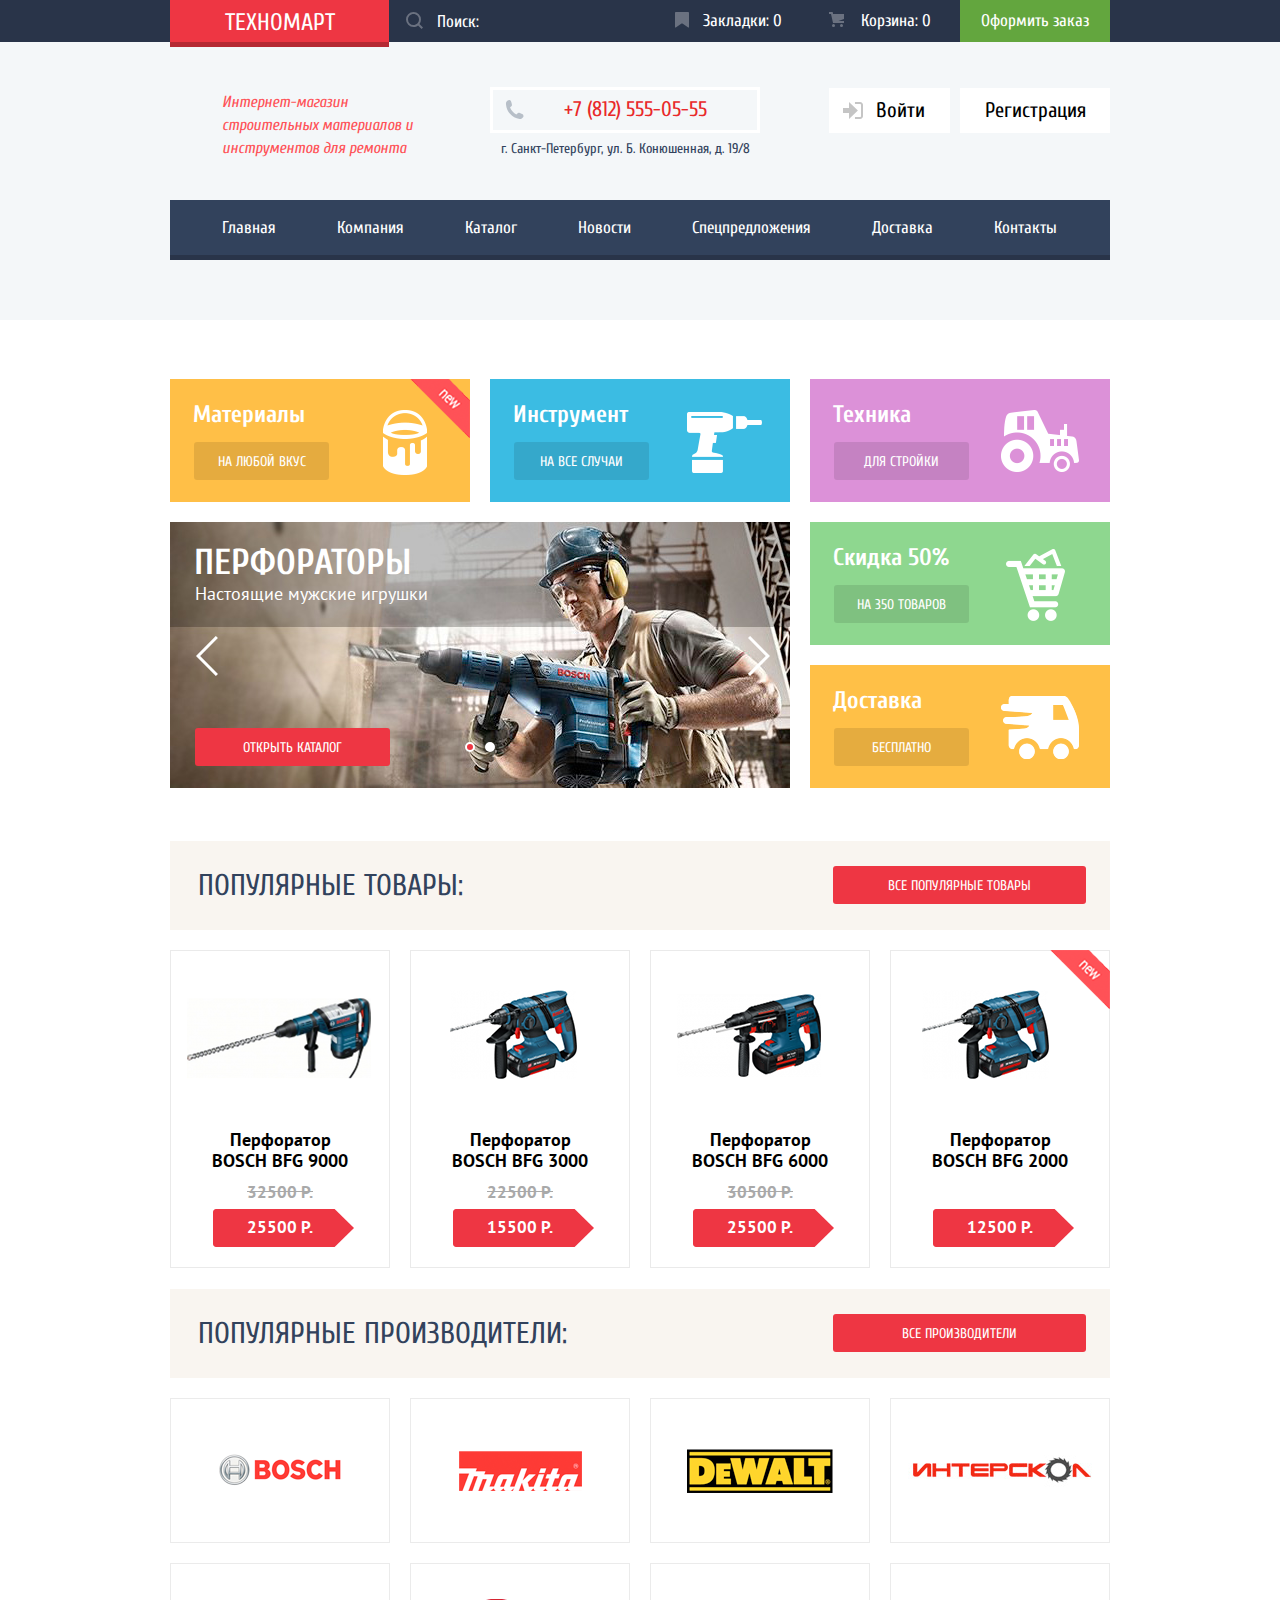
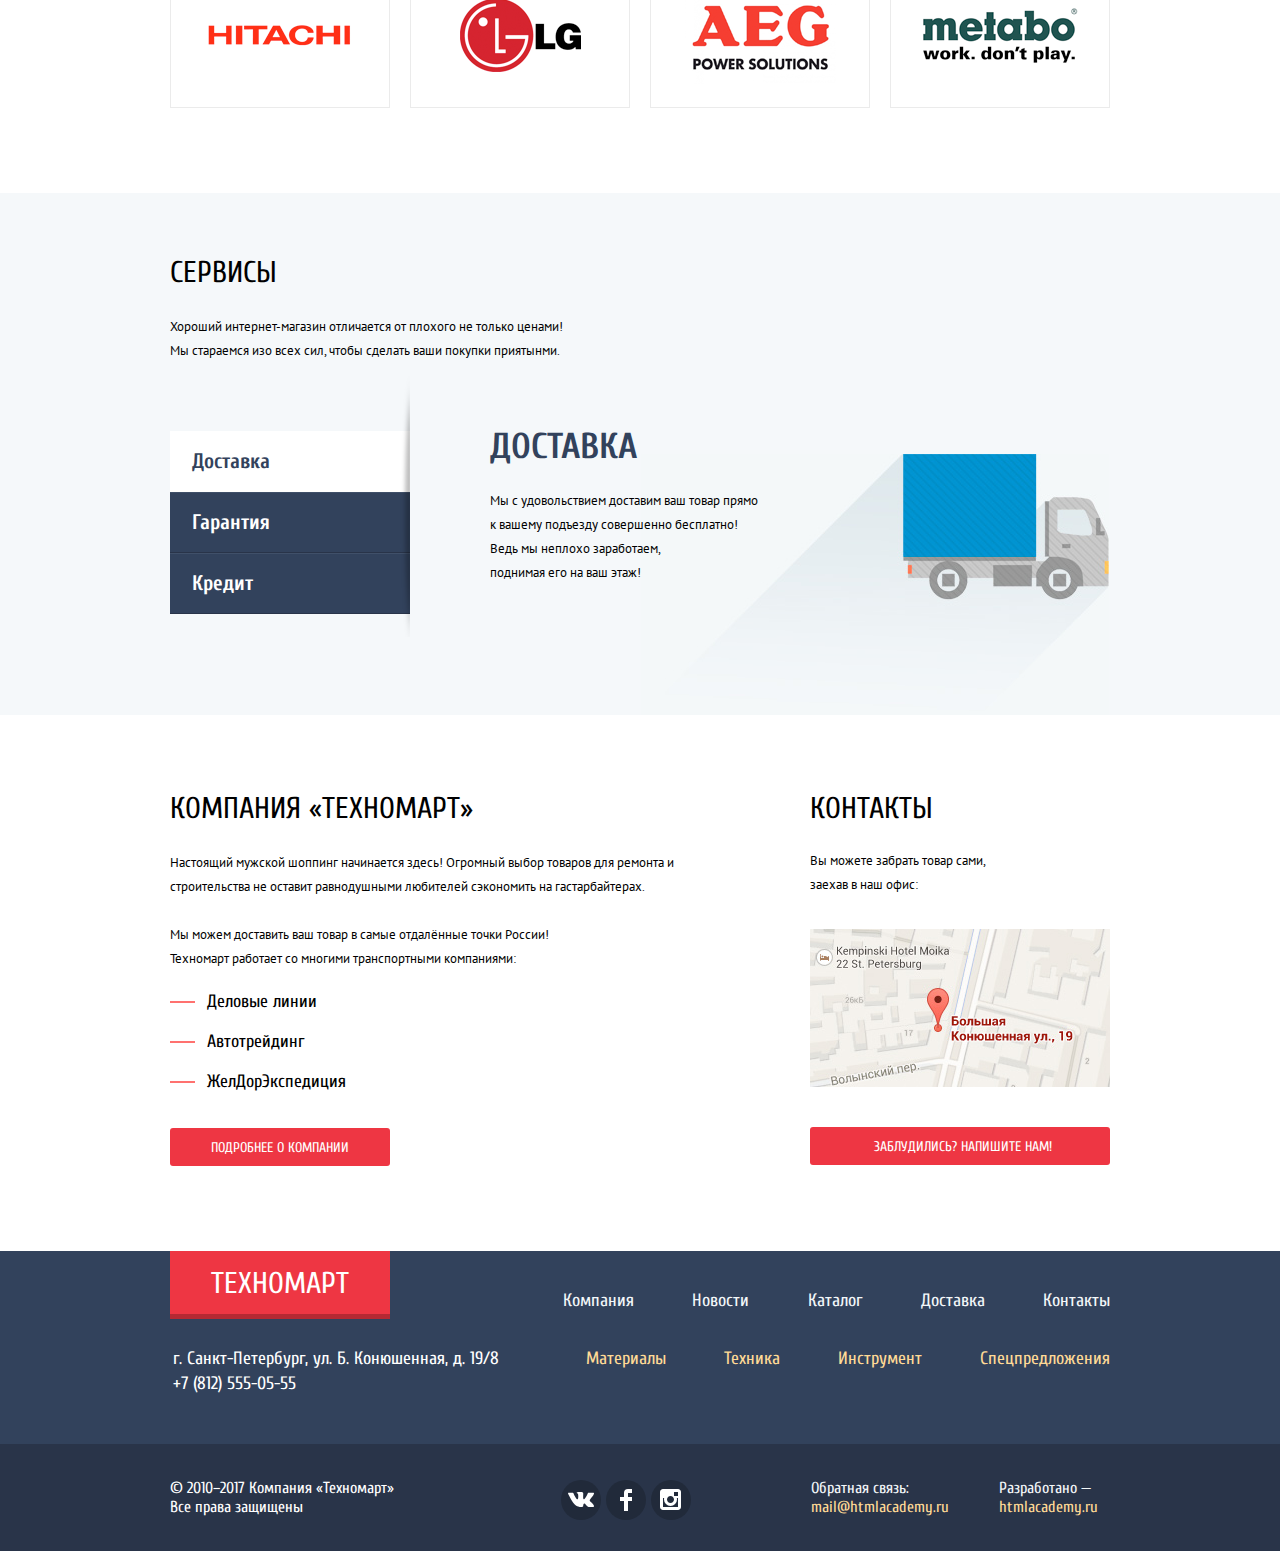
<file: index.html>
<!DOCTYPE html>
<html lang="ru">
  <head>
    <meta charset="utf-8">
    <link href="css/normalize.min.css" rel="stylesheet">
    <link href="css/style.min.css" rel="stylesheet">
    <title>Техномарт - Главная</title>
    <link href="https://fonts.googleapis.com/css?family=Cuprum:400,400i,700&amp;subset=cyrillic" rel="stylesheet">
    <link href="https://fonts.googleapis.com/css?family=PT+Sans:400,700&amp;subset=cyrillic" rel="stylesheet">
  </head>
  <body>
    <header>
      <div class="header-title">
        <div class="container header-title__container">
          <h1 class="title-logo">Техномарт</h1>
          <form class="search__form" action="#" method="get">
            <input class="search__input" type="search" placeholder="Поиск:">
            <svg class="search__icon" fill="#ffffff" xmlns="http://www.w3.org/2000/svg" width="17" height="17" viewBox="0 0 17 17">
              <path d="M17 15.586l-3.542-3.542A7.465 7.465 0 0 0 15 7.5 7.5 7.5 0 1 0 7.5 15c1.71 0 3.282-.579 4.544-1.542L15.586 17 17 15.586zM2 7.5C2 4.467 4.467 2 7.5 2 10.532 2 13 4.467 13 7.5c0 3.032-2.468 5.5-5.5 5.5A5.506 5.506 0 0 1 2 7.5z"/>
            </svg>
          </form>
          <a class="bookmarks" href="#">Закладки: 0</a>
          <a class="basket" href="#">Корзина: 0</a>
          <a class="order" href="#">Оформить заказ</a>
        </div>
      </div>
      <div class="header-info">
        <div class="container header-info__container">
          <p class="slogan">Интернет-магазин строительных материалов и инструментов для ремонта</p>
          <div class="header-contacts">
            <a class="header-phone" href="tel:+78125550555">+7 (812) 555-05-55</a>
            <address class="header-address">г. Санкт-Петербург, ул. Б. Конюшенная, д. 19/8</address>
          </div>
          <div class="header-login">
            <a class="sign__btn sign-in__btn" href="#">Войти
            <svg class="sign-in__icon" xmlns="http://www.w3.org/2000/svg" width="20" height="17" viewBox="0 0 20 17">
              <path class="sign-in__icon-path" fill="#c5c5c5" d="M14.875 8.5L6 0v6H0v5h6v6z"/>
              <path class="sign-in__icon-path" fill="#c5c5c5" d="M16.986 15.01h-5.027V17h5.027c2.178 0 3.004-1.81 3.029-3.026V3.028C19.99 1.811 19.164 0 16.986 0h-5.027v1.99h5.027c.839 0 .992.681 1.01 1.057v10.904c-.017.376-.171 1.059-1.01 1.059z"/></svg>
              </a>
            <a class="sign__btn sign-up__btn" href="#">Регистрация</a>
          </div>
        </div>
        <nav class="container header-menu">
          <a class="header-menu__item" href="#">Главная</a>
          <a class="header-menu__item" href="#">Компания</a>
          <a class="header-menu__item" href="catalog.html">Каталог</a>
          <a class="header-menu__item" href="#">Новости</a>
          <a class="header-menu__item" href="#">Спецпредложения</a>
          <a class="header-menu__item" href="#">Доставка</a>
          <a class="header-menu__item" href="#">Контакты</a>
        </nav>
      </div>
    </header>
    <main>
      <section class="container banners-sliders">
        <div class="horisontal-banners">
          <div class="banner">
            <h3>Материалы</h3>
            <a class="banner__btn" href="#">На любой вкус</a>
            <svg class="banner__icon banner__icon_type-materials" xmlns="http://www.w3.org/2000/svg" xmlns:xlink="http://www.w3.org/1999/xlink" width="44" height="65" viewBox="0 0 44 65">
              <image id="icon-1" width="44" height="65" xlink:href="[data-uri]"/>
            </svg>
            <img class="banner-new" src="img/new-flag.png" alt="Новинка!" width="60" height="59">
          </div>
          <div class="banner">
            <h3>Инструмент</h3>
            <a class="banner__btn" href="#">На все случаи</a>
            <svg class="banner__icon banner__icon_type-instrument" xmlns="http://www.w3.org/2000/svg" xmlns:xlink="http://www.w3.org/1999/xlink" width="75" height="61" viewBox="0 0 75 61">
              <image id="icon-2" width="75" height="61" xlink:href="[data-uri]"/>
            </svg>
          </div>
          <div class="banner">
            <h3>Техника</h3>
            <a class="banner__btn" href="#">Для стройки</a>
            <svg class="banner__icon" xmlns="http://www.w3.org/2000/svg" xmlns:xlink="http://www.w3.org/1999/xlink" width="78" height="62" viewBox="0 0 78 62">
              <image id="icon-3" width="78" height="62" xlink:href="[data-uri]"/>
            </svg>
          </div>
        </div>
        <div class="slider-vertical-banners">
          <section class="sliders">
            <div class="slider-items">
              <div class="slider-item first-slide">
                <img src="img/slider1.jpg" alt="Перфоратор" width="620" height="266">
                <h3 class="slider-item__hdr">Перфораторы</h3>
                <p class="slider-item__txt">Настоящие мужские игрушки</p>
                <a class="main-button slider-button" href="catalog.html">Открыть каталог</a>
              </div>
              <div class="slider-item second-slide visually-hidden">
                <img src="img/slider2.jpg" alt="Дрель" width="620" height="266">
                <h3 class="slider-item__hdr">Дрели</h3>
                <p class="slider-item__txt">Соседям на радость</p>
                <a class="main-button slider-button" href="catalog.html">Открыть каталог</a>
              </div>
            </div>
            <div class="slider-arrows">
              <button type="button" class="slider-nav-arrow slider-prev">Назад</button>
              <button type="button" class="slider-nav-arrow slider-next">Вперед</button>
            </div>
            <div class="slider-nav">
              <button type="button" class="slider-nav__btn slider-prev slider-nav-active"></button>
              <button type="button" class="slider-nav__btn slider-next"></button>
            </div>
          </section>
          <section class="vertical-banners">
            <div class="banner">
              <h3>Скидка 50%</h3>
              <a class="banner__btn" href="#">На 350 товаров</a>
              <svg class="banner__icon banner__icon_type-sale" xmlns="http://www.w3.org/2000/svg" xmlns:xlink="http://www.w3.org/1999/xlink" width="59" height="72" viewBox="0 0 59 72">
                <image id="icon-4" width="59" height="72" xlink:href="[data-uri]"/>
              </svg>
            </div>
            <div class="banner">
              <h3>Доставка</h3>
              <a class="banner__btn" href="#">Бесплатно</a>
              <svg class="banner__icon" xmlns="http://www.w3.org/2000/svg" xmlns:xlink="http://www.w3.org/1999/xlink" width="78" height="63" viewBox="0 0 78 63">
                <image id="icon-5" width="78" height="63" xlink:href="[data-uri]"/>
              </svg>
            </div>
          </section>
        </div>
      </section>
      <div class="container topic">
        <h3 class="main-title topic-title">Популярные товары:</h3>
        <a class="main-button" href="#">Все популярные товары</a>
      </div>
      <div class="container cards">
        <div class="card">
          <img src="img/drill-9000.png" alt="Перфоратор BOSCH BFG 9000" width="218" height="164">
          <h3 class="card-description">Перфоратор BOSCH BFG 9000</h3>
          <p class="card-price-old">32500 Р.</p>
          <p class="card-price">25500 Р.</p>
          <div class="card-on-hover">
            <button class="buy__btn">Купить</button>
            <button class="bookmarks__btn">В закладки</button>
          </div>
        </div>
        <div class="card">
          <img src="img/drill-3000.png" alt="Перфоратор BOSCH BFG 3000" width="218" height="164">
          <h3 class="card-description">Перфоратор BOSCH BFG 3000</h3>
          <p class="card-price-old">22500 Р.</p>
          <p class="card-price">15500 Р.</p>
          <div class="card-on-hover">
            <button class="buy__btn">Купить</button>
            <button class="bookmarks__btn">В закладки</button>
          </div>
        </div>
        <div class="card">
          <img src="img/drill-6000.png" alt="Перфоратор BOSCH BFG 6000" width="218" height="164">
          <h3 class="card-description">Перфоратор BOSCH BFG 6000</h3>
          <p class="card-price-old">30500 Р.</p>
          <p class="card-price">25500 Р.</p>
          <div class="card-on-hover">
            <button class="buy__btn">Купить</button>
            <button class="bookmarks__btn">В закладки</button>
          </div>
        </div>
        <div class="card">
          <img src="img/drill-2000.png" alt="Перфоратор BOSCH BFG 2000" width="218" height="164">
          <h3 class="card-description">Перфоратор BOSCH BFG 2000</h3>
          <p class="card-price">12500 Р.</p>
          <div class="card-on-hover">
            <button class="buy__btn">Купить</button>
            <button class="bookmarks__btn">В закладки</button>
          </div>
          <img class="card-new" src="img/new-flag.png" width="60" height="60" alt="Новинка!">
        </div>
      </div>
      <div class="container topic">
        <h3 class="main-title topic-title">Популярные производители:</h3>
        <a class="main-button" href="#">Все производители</a>
      </div>
      <ul class="container brands">
        <li class="brand">
          <a href="#"><img src="img/brand-bosch.png" alt="bosch" width="126" height="37"></a>
        </li>
        <li class="brand">
          <a href="#"><img src="img/brand-makita.png" alt="makita" width="123" height="40"></a>
        </li>
        <li class="brand">
          <a href="#"><img src="img/brand-dewalt.png" alt="dewalt" width="146" height="44"></a>
        </li>
        <li class="brand">
          <a href="#"><img src="img/brand-interskol.png" alt="interskol" width="184" height="32"></a>
        </li>
        <li class="brand">
          <a href="#"><img src="img/brand-hitachi.png" alt="hitachi" width="169" height="31"></a>
        </li>
        <li class="brand">
          <a href="#"><img src="img/brand-LG.png" alt="LG" width="121" height="73"></a>
        </li>
        <li class="brand">
          <a href="#"><img src="img/brand-aeg.png" alt="aeg" width="151" height="96"></a>
        </li>
        <li class="brand">
          <a href="#"><img src="img/brand-metabo.png" alt="metabo" width="204" height="69"></a>
        </li>
      </ul>
      <section class="services-wrapper">
        <div class="container services">
          <div class="services-title">
            <h2 class="main-title services-header">Сервисы</h2>
            <p>Хороший интернет-магазин отличается от плохого не только ценами!</p>
            <p>Мы стараемся изо всех сил, чтобы сделать ваши покупки приятынми.</p>
          </div>
          <div class="services-banners">
            <ul class="services-menu">
              <li><a class="menu-item menu-active">Доставка</a></li>
              <li><a class="menu-item" href="#">Гарантия</a></li>
              <li><a class="menu-item" href="#">Кредит</a></li>
            </ul>
            <div class="services-banner service-delivery">
              <h3>Доставка</h3>
              <p>Мы с удовольствием доставим ваш товар прямо<br>
                к вашему подъезду совершенно бесплатно!</p>
              <p>Ведь мы неплохо заработаем, <br>
                поднимая его на ваш этаж!</p>
              <img src="img/banner-delivery.jpg" alt="Доставка" width="468" height="261">
            </div>
            <div class="services-banner service-guarantee visually-hidden">
              <h3>Гарантия</h3>
              <p>Если купленный у нас товар поломается или заискрит,<br>
                а также в случае пожара, спровоцированного его возгаранием,
                вы всегда можете быть уверены в нашей гарантии. Мы обменяем
                сгоревший товар на новый.<br>
                Дом уж восстановите как-нибудь сами.</p>
              <img src="img/banner-guarantee.jpg" alt="Гарантия" width="389" height="283">
            </div>
            <div class="services-banner service-credit visually-hidden">
              <h3>Кредит</h3>
              <p>Залезть в долговую яму стало проще!<br>
                Кредитные консультанты придут вам на помощь.</p>
              <a class="main-button credit-button" href="#">Отправить заявку</a>
              <img src="img/banner-credit.jpg" alt="Кредит" width="465" height="285">
            </div>
          </div>
        </div>
      </section>
      <section class="container about-and-contacts">
        <div class="about">
          <h2 class="main-title">Компания «Техномарт»</h2>
          <p class="article-paragraph margin-paragraph">Настоящий мужской шоппинг начинается здесь! Огромный выбор товаров для ремонта и строительства не оставит равнодушными любителей сэкономить на гастарбайтерах.</p>
          <p class="article-paragraph margin-paragraph">Мы можем доставить ваш товар в самые отдалённые точки России!</p>
          <p class="article-paragraph">Техномарт работает со многими транспортными компаниями:</p>
          <ul class="list-delivery">
            <li class="delivery-company">Деловые линии</li>
            <li class="delivery-company">Автотрейдинг</li>
            <li class="delivery-company">ЖелДорЭкспедиция</li>
          </ul>
          <a class="main-button delivery-button" href="#">Подробнее о компании</a>
        </div>
        <div class="services-contacts">
          <h2 class="main-title">Контакты</h2>
          <p>Вы можете забрать товар сами, заехав в наш офис:</p>
          <a class="contacts-cart-link" href="cart.html">
            <img src="img/about-map.jpg " alt="Карта проезда" width="300" height="158">
          </a>
          <a class="main-button contacts-button" href="form.html">Заблудились? Напишите нам!</a>
        </div>
      </section>
    </main>
    <footer class="footer">
      <div class="footer-top-wrapper">
        <div class="footer-top">
          <section class="footer-logo-and-address">
            <h1 class="footer-logo">Техномарт</h1>
            <address class="footer-address">г. Санкт-Петербург, ул. Б. Конюшенная, д. 19/8</address>
            <a class="footer-phone" href="tel:+78125550555">+7 (812) 555-05-55</a>
          </section>
          <div class="footer-menus">
            <nav class="footer-primary-menu">
              <a href="#">Компания</a>
              <a href="#">Новости</a>
              <a href="catalog.html">Каталог</a>
              <a href="#">Доставка</a>
              <a href="#">Контакты</a>
            </nav>
            <nav class="footer-secondary-menu">
              <a href="#">Материалы</a>
              <a href="#">Техника</a>
              <a href="#">Инструмент</a>
              <a href="#">Спецпредложения</a>
            </nav>
          </div>
        </div>
      </div>
      <div class="footer-bottom-wrapper">
        <section class="footer-bottom">
          <div class="copyright">
            <p>© 2010–2017 Компания «Техномарт»</p>
            <p>Все права защищены</p>
          </div>
          <nav class="social">
            <a class="social-vk" href="#">VK</a>
            <a class="social-fb" href="#">FB</a>
            <a class="social-in" href="#">IN</a>
          </nav>
          <div class="footer-contacts">
            <div class="footer-email">
              <p>Обратная связь:</p>
              <a href="mailto:mail@htmlacademy.ru?Subject=Hello%20from%20Technomart">mail@htmlacademy.ru</a>
            </div>
            <div class="footer-developer">
              <p>Разработано&nbsp;—</p>
              <a href="https://htmlacademy.ru/intensive/htmlcss">htmlacademy.ru</a>
            </div>
          </div>
        </section>
      </div>
    </footer>
    <div class="popup popup-about popup-invisible">
      <form class="popup-about-form">
        <div class="popup-about-container">
          <label class="popup-name__label" for="popup-name">Ваше имя:</label>
          <label class="popup-email__label" for="popup-email">Ваш e-mail:</label>
          <input class="popup-name__input" type="text" placeholder="Представьтесь, пожалуйста" name="popup-name" id="popup-name">
          <input class="popup-email__input" type="email" placeholder="Для отправки ответа" name="popup-email" id="popup-email">
          <label class="popup-text__label" for="popup-text">Текст письма:</label>
          <textarea class="popup-text__input" placeholder="В свободной форме" name="popup-text" id="popup-text" cols="35" rows="6"></textarea>
        </div>
        <div class="popup-bottom">
          <button class="main-button popup-submit" type="submit">Отправить</button>
        </div>
        <button class="popup-about-close" type="button">Закрыть</button>
      </form>
    </div>
    <div class="popup popup-map popup-invisible">
      <iframe src="https://www.google.com/maps/embed?pb=!1m18!1m12!1m3!1d999.2995517729688!2d30.321988958427248!3d59.93879419546903!2m3!1f0!2f0!3f0!3m2!1i1024!2i768!4f13.1!3m3!1m2!1s0x4696310fca5ba729%3A0xea9c53d4493c879f!2sBolshaya+Konyushennaya+ul.%2C+19%2C+Sankt-Peterburg%2C+Russia%2C+191186!5e0!3m2!1sen!2s!4v1505123593095" width="940" height="446" allowfullscreen></iframe>
      <p><img src="img/map-big.jpg" alt="Карта проезда" width="940" height="446"></p>
      <button class="popup-map-close" type="button">Закрыть</button>
    </div>
    <div class="popup popup-basket popup-invisible">
      <div class="basket-header">
        <h2>Товар добавлен в корзину!</h2>
      </div>
      <div class="basket-buttons">
        <button class="checkout-button">Оформить заказ</button>
        <button class="continue-button js-close">Продолжить покупки</button>
      </div>
      <button class="popup-basket-close js-close" type="button">Закрыть</button>
    </div>
    <script src="js/script.min.js"></script>
  </body>
</html>
</file>
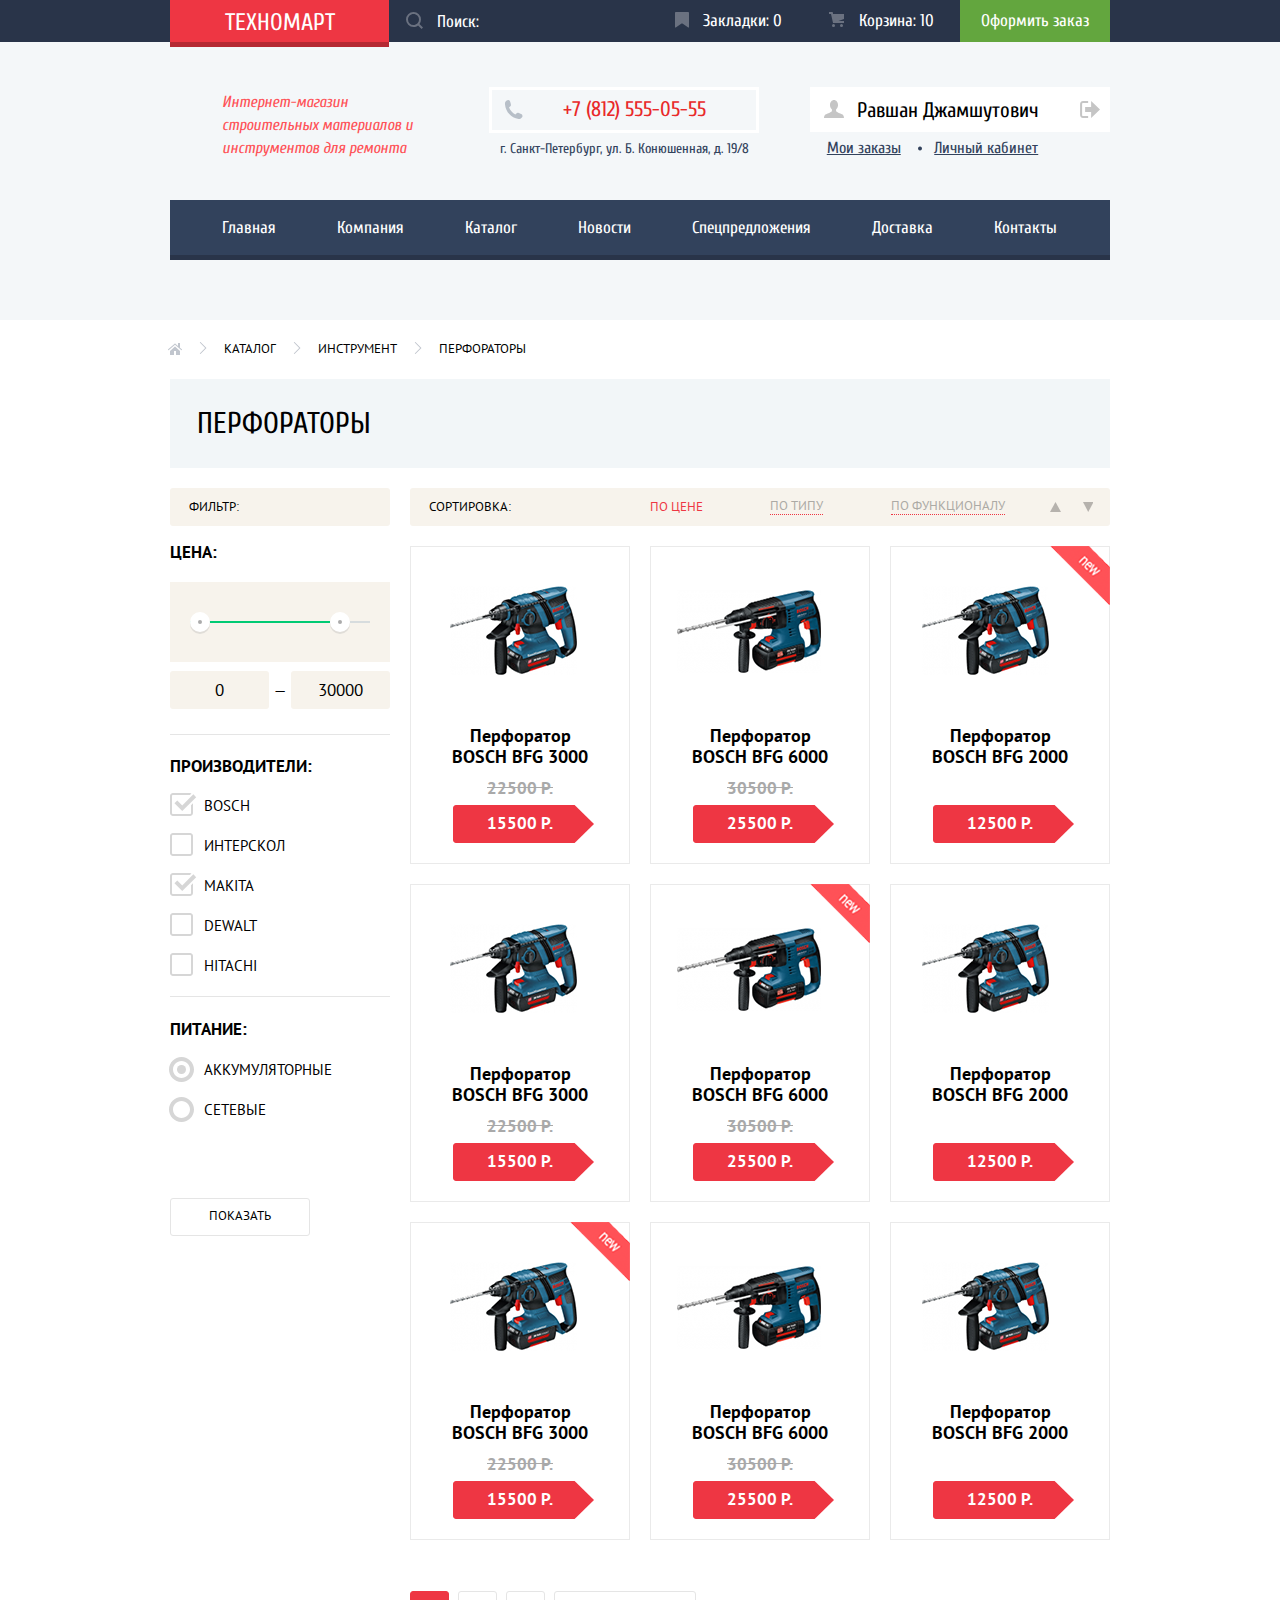
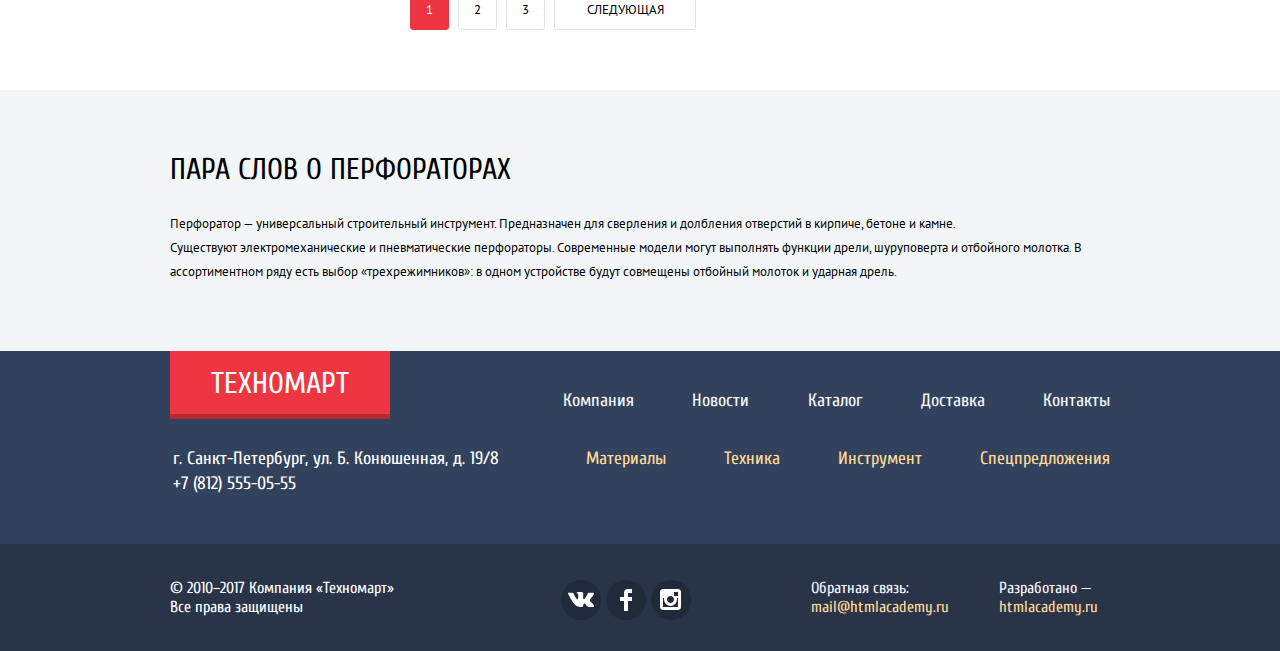
<file: catalog.html>
<!DOCTYPE html>
<html lang="ru">
  <head>
    <meta charset="utf-8">
    <link href="css/normalize.min.css" rel="stylesheet">
    <link href="css/style.min.css" rel="stylesheet">
    <title>Техномарт - Каталог</title>
    <link href="https://fonts.googleapis.com/css?family=Cuprum:400,400i,700&amp;subset=cyrillic" rel="stylesheet">
    <link href="https://fonts.googleapis.com/css?family=PT+Sans:400,700&amp;subset=cyrillic" rel="stylesheet">
  </head>
  <body>
    <header>
      <div class="header-title">
        <div class="container header-title__container">
          <a class="title-logo link-logo" href="index.html">Техномарт</a>
          <form class="search__form" action="#" method="get">
            <input class="search__input" type="search" placeholder="Поиск:">
            <svg class="search__icon" fill="#ffffff" xmlns="http://www.w3.org/2000/svg" width="17" height="17" viewBox="0 0 17 17">
              <path class="search__icon-path" d="M17 15.586l-3.542-3.542A7.465 7.465 0 0 0 15 7.5 7.5 7.5 0 1 0 7.5 15c1.71 0 3.282-.579 4.544-1.542L15.586 17 17 15.586zM2 7.5C2 4.467 4.467 2 7.5 2 10.532 2 13 4.467 13 7.5c0 3.032-2.468 5.5-5.5 5.5A5.506 5.506 0 0 1 2 7.5z"/>
            </svg>
          </form>
          <a class="bookmarks" href="#">Закладки: 0</a>
          <a class="basket" href="#">Корзина: 10</a>
          <a class="order" href="#">Оформить заказ</a>
        </div>
      </div>
      <div class="header-info">
        <div class="container header-info__container">
          <p class="slogan">Интернет-магазин строительных материалов и инструментов для ремонта</p>
          <div class="header-contacts">
            <a class="header-phone" href="tel:+78125550555">+7 (812) 555-05-55</a>
            <address class="header-address">г. Санкт-Петербург, ул. Б. Конюшенная, д. 19/8</address>
          </div>
          <div class="header-user-menu">
            <div class="account-logout">
              <a class="account" href="profile.html">Равшан Джамшутович
                <svg class="account__icon" xmlns="http://www.w3.org/2000/svg" width="20" height="18" viewBox="0 0 20 18">
                  <path class="account__icon-path" fill="#c5c5c5" d="M17.881 14.166c-2.144-.735-4.256-1.666-5.207-2.39-.657-.501-.77-1.618-.517-2.415 1.118-.903 1.864-2.477 1.864-4.278C14.021 2.276 12.221 0 10 0S5.979 2.276 5.979 5.083c0 1.801.746 3.374 1.863 4.277.253.798.141 1.915-.517 2.416-.95.724-3.063 1.654-5.207 2.39S0 18 0 18h20s.025-3.099-2.119-3.834z"/>
                </svg>
              </a>
              <a class="logout" href="logout.html">Выход
                <svg class="logout__icon" xmlns="http://www.w3.org/2000/svg" width="21" height="17" viewBox="0 0 21 17">
                  <g fill="#c5c5c5">
                    <path class="logout__icon-path" fill="#c5c5c5" d="M21 8.5L12.125 0v6h-6v5h6v6z"/>
                    <path class="logout__icon-path" fill="#c5c5c5" d="M3.106 13.952V3.048c.018-.376.171-1.057 1.01-1.057h5.027V0H4.116C1.938 0 1.112 1.81 1.087 3.027v10.946C1.112 15.189 1.938 17 4.116 17h5.027v-1.99H4.116c-.839 0-.992-.683-1.01-1.058z"/>
                  </g>
                </svg>
              </a>
            </div>
            <div class="orders-cabinet">
              <a class="cabinet-link" href="#">Мои заказы</a>
              <a class="cabinet-link" href="#">Личный кабинет</a>
            </div>
          </div>
        </div>
        <nav class="container header-menu">
          <a class="header-menu__item" href="index.html">Главная</a>
          <a class="header-menu__item" href="#">Компания</a>
          <a class="header-menu__item" href="#">Каталог</a>
          <a class="header-menu__item" href="#">Новости</a>
          <a class="header-menu__item" href="#">Спецпредложения</a>
          <a class="header-menu__item" href="#">Доставка</a>
          <a class="header-menu__item" href="#">Контакты</a>
        </nav>
      </div>
    </header>
    <main>
      <div class="container">
        <nav class="breadcrumbs">
          <a class="breadcrumbs-home__item" href="index.html"></a>
          <a class="breadcrumbs__item" href="#">Каталог</a>
          <a class="breadcrumbs__item" href="#">Инструмент</a>
          <a class="breadcrumbs__item">Перфораторы</a>
        </nav>
      </div>
      <section class="page-title container">
        <h1>Перфораторы</h1>
      </section>
      <div class="catalog container">
        <section class="filter">
          <h2 class="filter__hdr">Фильтр:</h2>
          <form class="filter" action="https://echo.htmlacademy.ru">
            <fieldset class="filter-price">
              <legend class="filter__legend">Цена:</legend>
              <div class="filter-price__range">
                <div class="roller">
                  <div class="roller-line"></div>
                  <div class="roller-roll rollmin"></div>
                  <div class="roller-roll rollmax"></div>
                </div>
              </div>
              <div class="filter-price__inputs">
                <input class="filter-price__text" type="text" value="0">
                <span class="filter-price__label">—</span>
                <input class="filter-price__text" type="text" value="30000">
              </div>
            </fieldset>
            <div class="delimeter"></div>
            <fieldset class="filter-manufacturer">
              <legend class="filter__legend">Производители:</legend>
              <input class="visually-hidden" type="checkbox" name="checkbox-1" value="Bosch" id="checkbox-1" checked>
              <input class="visually-hidden" type="checkbox" name="checkbox-2" value="Интерскол" id="checkbox-2">
              <input class="visually-hidden" type="checkbox" name="checkbox-3" value="Makita" id="checkbox-3" checked>
              <input class="visually-hidden" type="checkbox" name="checkbox-4" value="Dewalt" id="checkbox-4">
              <input class="visually-hidden" type="checkbox" name="checkbox-5" value="Hitachi" id="checkbox-5">
              <label class="filter__label" for="checkbox-1">Bosch</label>
              <label class="filter__label" for="checkbox-2">Интерскол</label>
              <label class="filter__label" for="checkbox-3">Makita</label>
              <label class="filter__label" for="checkbox-4">Dewalt</label>
              <label class="filter__label" for="checkbox-5">Hitachi</label>
            </fieldset>
            <div class="delimeter"></div>
            <fieldset class="filter-power">
              <legend class="filter__legend">Питание:</legend>
              <input class="visually-hidden" type="radio" name="power" value="battery" id="battery" checked>
              <input class="visually-hidden" type="radio" name="power" value="power" id="power">
              <label class="power__label" for="battery">Аккумуляторные</label>
              <label class="power__label" for="power">Сетевые</label>
            </fieldset>
            <button class="page-button filter-button" type="submit">Показать</button>
          </form>
        </section>
        <div class="sorting-and-catalog">
          <section class="sorting">
            <h2 class="sorting__hdr">Сортировка:</h2>
            <div class="sorting-values">
              <a class="sorting-link-active">По цене</a>
              <a class="sorting-link" href="#">По типу</a>
              <a class="sorting-link" href="#">По функционалу</a>
            </div>
            <div class="sorting-sequences">
              <a class="sorting-sequence-inc sorting-sequence-current">В</a>
              <a class="sorting-sequence-dec" href="#">У</a>
            </div>
          </section>
          <section class="main-catalog">
            <h2 class="visually-hidden">Каталог</h2>
            <ul class="all-catalog">
              <li class="card">
                <img src="img/drill-3000.png" alt="Перфоратор BOSCH BFG 3000" width="218" height="164">
                <h3 class="card-description">Перфоратор BOSCH BFG 3000</h3>
                <p class="card-price-old">22500 Р.</p>
                <p class="card-price">15500 Р.</p>
                <div class="card-on-hover">
                  <button class="buy__btn">Купить</button>
                  <button class="bookmarks__btn">В закладки</button>
                </div>
              </li>
              <li class="card">
                <img src="img/drill-6000.png" alt="Перфоратор BOSCH BFG 6000" width="218" height="164">
                <h3 class="card-description">Перфоратор BOSCH BFG 6000</h3>
                <p class="card-price-old">30500 Р.</p>
                <p class="card-price">25500 Р.</p>
                <div class="card-on-hover">
                  <button class="buy__btn">Купить</button>
                  <button class="bookmarks__btn">В закладки</button>
                </div>
              </li>
              <li class="card">
                <img src="img/drill-2000.png" alt="Перфоратор BOSCH BFG 2000" width="218" height="164">
                <h3 class="card-description">Перфоратор BOSCH BFG 2000</h3>
                <p class="card-price-old"></p>
                <p class="card-price">12500 Р.</p>
                <div class="card-on-hover">
                  <button class="buy__btn">Купить</button>
                  <button class="bookmarks__btn">В закладки</button>
                </div>
                <img class="card-new" src="img/new-flag.png" width="60" height="60" alt="Новинка!">
              </li>
              <li class="card">
                <img src="img/drill-3000.png" alt="Перфоратор BOSCH BFG 3000" width="218" height="164">
                <h3 class="card-description">Перфоратор BOSCH BFG 3000</h3>
                <p class="card-price-old">22500 Р.</p>
                <p class="card-price">15500 Р.</p>
                <div class="card-on-hover">
                  <button class="buy__btn">Купить</button>
                  <button class="bookmarks__btn">В закладки</button>
                </div>
              </li>
              <li class="card">
                <img src="img/drill-6000.png" alt="Перфоратор BOSCH BFG 6000" width="218" height="164">
                <h3 class="card-description">Перфоратор BOSCH BFG 6000</h3>
                <p class="card-price-old">30500 Р.</p>
                <p class="card-price">25500 Р.</p>
                <div class="card-on-hover">
                  <button class="buy__btn">Купить</button>
                  <button class="bookmarks__btn">В закладки</button>
                </div>
                <img class="card-new" src="img/new-flag.png" width="60" height="60" alt="Новинка!">
              </li>
              <li class="card">
                <img src="img/drill-2000.png" alt="Перфоратор BOSCH BFG 2000" width="218" height="164">
                <h3 class="card-description">Перфоратор BOSCH BFG 2000</h3>
                <p class="card-price-old"></p>
                <p class="card-price">12500 Р.</p>
                <div class="card-on-hover">
                  <button class="buy__btn">Купить</button>
                  <button class="bookmarks__btn">В закладки</button>
                </div>
              </li>
              <li class="card">
                <img src="img/drill-3000.png" alt="Перфоратор BOSCH BFG 3000" width="218" height="164">
                <h3 class="card-description">Перфоратор BOSCH BFG 3000</h3>
                <p class="card-price-old">22500 Р.</p>
                <p class="card-price">15500 Р.</p>
                <div class="card-on-hover">
                  <button class="buy__btn">Купить</button>
                  <button class="bookmarks__btn">В закладки</button>
                </div>
                <img class="card-new" src="img/new-flag.png" width="60" height="60" alt="Новинка!">
              </li>
              <li class="card">
                <img src="img/drill-6000.png" alt="Перфоратор BOSCH BFG 6000" width="218" height="164">
                <h3 class="card-description">Перфоратор BOSCH BFG 6000</h3>
                <p class="card-price-old">30500 Р.</p>
                <p class="card-price">25500 Р.</p>
                <div class="card-on-hover">
                  <button class="buy__btn">Купить</button>
                  <button class="bookmarks__btn">В закладки</button>
                </div>
              </li>
              <li class="card">
                <img src="img/drill-2000.png" alt="Перфоратор BOSCH BFG 2000" width="218" height="164">
                <h3 class="card-description">Перфоратор BOSCH BFG 2000</h3>
                <p class="card-price-old"></p>
                <p class="card-price">12500 Р.</p>
                <div class="card-on-hover">
                  <button class="buy__btn">Купить</button>
                  <button class="bookmarks__btn">В закладки</button>
                </div>
              </li>
            </ul>
          </section>
          <div class="paginator">
            <a class="page-button page-active-button" href="#">1</a>
            <a class="page-button" href="#">2</a>
            <a class="page-button" href="#">3</a>
            <a class="page-button next-page" href="#">Следующая</a>
          </div>
        </div>
      </div>
      <article class="catalog-article">
        <div class="catalog-article-container">
          <h2 class="article-header">Пара слов о перфораторах</h2>
          <div>
            <p class="article-paragraph">Перфоратор — универсальный строительный инструмент. Предназначен для сверления и долбления отверстий в кирпиче, бетоне и камне.</p>
            <p class="article-paragraph">Существуют электромеханические и пневматические перфораторы. Современные модели могут выполнять функции дрели, шуруповерта и отбойного молотка. В ассортиментном ряду есть выбор «трехрежимников»: в одном устройстве будут совмещены отбойный молоток и ударная дрель.</p>
          </div>
        </div>
      </article>
    </main>
    <footer class="footer">
      <div class="footer-top-wrapper">
        <div class="footer-top">
          <section class="footer-logo-and-address">
            <a class="footer-logo link-logo" href="index.html">Техномарт</a>
            <address class="footer-address">г. Санкт-Петербург, ул. Б. Конюшенная, д. 19/8</address>
            <a class="footer-phone" href="tel:+78125550555">+7 (812) 555-05-55</a>
          </section>
          <div class="footer-menus">
            <nav class="footer-primary-menu">
              <a href="#">Компания</a>
              <a href="#">Новости</a>
              <a href="#">Каталог</a>
              <a href="#">Доставка</a>
              <a href="#">Контакты</a>
            </nav>
            <nav class="footer-secondary-menu">
              <a href="#">Материалы</a>
              <a href="#">Техника</a>
              <a href="#">Инструмент</a>
              <a href="#">Спецпредложения</a>
            </nav>
          </div>
        </div>
      </div>
      <div class="footer-bottom-wrapper">
        <section class="footer-bottom">
          <div class="copyright">
            <p>© 2010–2017 Компания «Техномарт»</p>
            <p>Все права защищены</p>
          </div>
          <nav class="social">
            <a class="social-vk" href="#">VK</a>
            <a class="social-fb" href="#">FB</a>
            <a class="social-in" href="#">IN</a>
          </nav>
          <div class="footer-contacts">
            <div class="footer-email">
              <p>Обратная связь:</p>
              <a href="mailto:mail@htmlacademy.ru?Subject=Hello%20from%20Technomart">mail@htmlacademy.ru</a>
            </div>
            <div class="footer-developer">
              <p>Разработано&nbsp;—</p>
              <a href="https://htmlacademy.ru/intensive/htmlcss">htmlacademy.ru</a>
            </div>
          </div>
        </section>
      </div>
    </footer>
    <div class="popup popup-basket popup-invisible">
      <div class="basket-header">
        <h2>Товар добавлен в корзину!</h2>
      </div>
      <div class="basket-buttons">
        <button class="checkout-button">Оформить заказ</button>
        <button class="continue-button js-close">Продолжить покупки</button>
      </div>
      <button class="popup-basket-close js-close" type="button">Закрыть</button>
    </div>
    <script src="js/script.min.js"></script>
  </body>
</html>
</file>
<file: css/style.min.css>
.bookmarks__btn,.buy__btn,body{font-family:Cuprum,Arial,sans-serif}.banner__btn,.title-logo{text-transform:uppercase}.banner__btn,.main-button{vertical-align:middle;text-align:center}body{min-width:940px;margin:0;padding:0}a{text-decoration:none}img{max-width:100%;height:auto}.visually-hidden:not(:focus):not(:active),input[type=checkbox].visually-hidden,input[type=radio].visually-hidden{position:absolute;width:1px;height:1px;margin:-1px;border:0;padding:0;white-space:nowrap;clip-path:inset(100%);clip:rect(0 0 0 0);overflow:hidden}.header-login,.search__form,.title-logo{position:relative}.container{width:940px;margin-left:auto;margin-right:auto}.header-title{background-color:#293449}.header-title__container{display:flex;justify-content:space-between;height:42px;flex-shrink:0;white-space:nowrap}.header-info{background-color:#f4f7f9;height:278px}.header-info__container{display:flex;justify-content:space-between;height:158px}.header-contacts{display:flex;flex-direction:column;justify-content:center;width:330px}.header-login{display:flex;justify-content:flex-end;margin-top:46px;width:320px}.title-logo{width:220px;margin:0;background-color:#ee3643;color:#fff;font-size:24px;font-weight:400;text-align:center;padding-top:9px;box-shadow:0 5px 0 0 #b52933}.basket,.bookmarks,.order,.search,.search__input{font-family:inherit;font-size:17px;font-weight:400;color:#fff}.basket,.bookmarks,.order,.search{text-align:center;padding-top:11px;align-items:stretch;display:flex}.basket:hover::before,.bookmarks:hover::before,.search:hover::before{opacity:1}.basket:active,.bookmarks:active{background-color:#161d29;opacity:.3}.search__icon{position:absolute;top:12px;left:17px;fill:#6a7180}.search__form:hover .search__icon{fill:#fff}.search__input{height:42px;width:270px;background-color:#293449;border:none;padding-left:48px}.basket::before,.bookmarks::before{height:18px;top:12px;background-position:0 0}.search__input::-webkit-input-placeholder{color:#fff}.search__input::-moz-placeholder{color:#fff;opacity:1}.search__input:-ms-input-placeholder{color:#fff;background-color:#293449}.search__input:-moz-placeholder{color:#fff}.search__input:focus{background-color:#fff;color:#000}.search__input:focus+.search__icon{fill:#ee3643}.bookmarks{padding-left:44px;padding-right:28px;position:relative}.bookmarks::before{content:"";width:16px;position:absolute;left:16px;background-image:url(../img/icon-bookmark.svg);background-repeat:no-repeat;opacity:.3}.basket::before,.buy__btn::before{background-image:url(../img/icon-cart.svg);opacity:.3;content:"";background-repeat:no-repeat}.basket{position:relative;width:128px;display:flex;justify-content:center;padding-left:22px}.basket::before{width:16px;position:absolute;left:19px}.order{background-color:#63a63e;padding-left:21px;padding-right:21px}.order:hover{background-color:#5fbb2d}.order:active{background-color:#518534;color:#aac39b}.slogan{width:200px;padding:33px 38px 0 52px;color:#ff5257;font-style:italic;line-height:23px}.header-phone{width:193px;height:33px;color:#e9292a;border:3px solid #fff;margin:3px 30px 0;font-size:21px;padding:7px 0 0 71px;position:relative}.header-phone::before{content:"";width:20px;height:20px;position:absolute;left:12px;top:10px;background-image:url(../img/icon-phone.svg);background-repeat:no-repeat;background-position:0 0}.header-address{margin-top:8px;font-size:14px;font-style:normal;text-align:center;color:#32425c}.sign__btn{height:35px;background-color:#fff;font-size:21px;color:#000;padding-top:10px}.sign__btn:hover{color:#ee3643}.sign__btn:active{color:rgba(0,0,0,.3)}.sign-in__btn{width:74px;margin-right:10px;padding-left:47px}.sign-in__icon{position:absolute;left:53px;top:14px}.sign-in__btn:hover .sign-in__icon-path{fill:#32425c}.sign-in__btn:active .sign-in__icon-path{fill:#c5c5c5}.sign-up__btn{width:150px;text-align:center}.header-menu{height:55px;background-color:#32425c;box-shadow:0 5px 0 0 #293449;display:flex;justify-content:space-around}.header-menu__item:first-child{padding-left:21px}.header-menu__item:last-child{padding-right:23px}.header-menu__item{font-size:17px;color:#fff;display:flex;align-items:center;flex-grow:1;justify-content:center;padding-top:1px}.header-menu__item:hover{background-color:#293449}.header-menu__item:active{background-color:#1d2739;box-shadow:0 5px 0 0 #1d2739;color:rgba(255,255,255,.5)}.banners-sliders{height:441px}.horisontal-banners{display:flex;justify-content:space-between;margin-top:59px}.banner{width:300px;height:123px;position:relative}.banner h3,.banner-new,.banner__btn,.banner__icon{position:absolute}.banner-new{top:0;right:0}.horisontal-banners .banner:first-child{background-color:#ffbf47}.horisontal-banners .banner:nth-child(2){background-color:#3bbce3}.horisontal-banners .banner:last-child{background-color:#dc91d8}.vertical-banners .banner:first-child{background-color:#8ed78f}.vertical-banners .banner:last-child{background-color:#ffc047;margin-top:20px}.banner h3{margin:0;font-size:24px;font-weight:700;color:#fff;top:22px;left:23px}.banner__btn{display:inline-block;width:135px;height:26px;padding-top:12px;background-color:rgba(0,0,0,.1);font-size:14px;color:#fff;border-radius:3px;top:63px;left:24px}.banner__btn:hover{background-color:rgba(0,0,0,.2)}.banner__btn:active{background-color:rgba(0,0,0,.3)}.banner__icon{right:31px;top:31px}.banner__icon_type-materials{right:43px}.banner__icon_type-instrument{right:28px;top:33px}.banner__icon_type-sale{right:45px;top:27px}.slider-vertical-banners{display:flex;justify-content:space-between;margin-top:20px}.main-title,.slider-item__hdr{margin:0;text-transform:uppercase}.slider-item{position:relative}.slider-item__hdr{position:absolute;font-size:36px;font-weight:700;color:#fff;top:20px;left:24px}.slider-item__txt{font-family:"PT Sans",Arial,sans-serif;font-size:18px;color:#fff;position:absolute;left:25px;top:44px}.sliders{position:relative}.slider-button{width:195px;position:absolute;left:25px;bottom:26px}.slider-nav-arrow{position:absolute;top:114px;width:22px;height:40px;background-color:transparent;border:0;font-size:0;cursor:pointer}.slider-nav-arrow:first-child{background-image:url(../img/icon-left.svg);left:26px}.slider-nav-arrow:last-child{background-image:url(../img/icon-right.svg);right:20px}.slider-nav__btn{padding:0;bottom:40px;left:315px;position:absolute;border:2px solid #fff;border-radius:50%;height:10px;width:10px;cursor:pointer;background-color:#fff}.main-button,.slider-nav-active{background-color:#ee3643}.slider-prev{left:295px}.main-button{display:inline-block;border:none;padding:12px 0 0;height:26px;font-size:14px;color:#fff;text-transform:uppercase;border-radius:3px}.brand a,.brands,.cards,.services-banners,.services-menu,.topic{display:flex}.main-button:hover{background-color:#ca2c37}.main-button:active{background-color:#ba2732}.main-title{font-size:30px;font-weight:400;color:#000}.topic{height:89px;background-color:#f9f5f0;margin-top:21px;margin-bottom:20px}.topic-title{color:#32425c;margin-top:28px;margin-bottom:27px;margin-left:28px}.topic a{text-align:center;padding-top:12px;width:253px;min-height:26px;margin:25px 24px auto auto}.cards{justify-content:space-between;flex-wrap:wrap}.card{width:218px;height:316px;border:1px solid #eaeaea;position:relative;background-image:url(../img/red-button.svg);background-repeat:no-repeat;background-position:42px 258px}.card-description{font-family:"PT Sans",Arial,sans-serif;font-size:18px;font-weight:700;color:#000;text-align:center;margin:11px auto 0;width:160px}.card-price,.card-price-old{font-family:"PT Sans",Arial,sans-serif;font-size:17px;font-weight:700}.card-price-old{color:#a9a9a9;text-align:center;margin:11px 0;text-decoration:line-through}.buy__btn,.card-price{color:#fff;position:absolute}.card-price{bottom:12px;left:76px}.card-new{position:absolute;top:-1px;right:-1px}.card-on-hover{display:none;position:absolute;top:0;left:0;height:180px;width:100%;background-color:#fff}.bookmarks__btn,.buy__btn{height:38px;font-size:14px;text-transform:uppercase;cursor:pointer}.card:hover .card-on-hover{display:block}.card:hover{border-color:transparent;box-shadow:0 10px 25px rgba(0,0,0,.4)}.buy__btn{width:135px;background-color:#63a63e;border:none;border-radius:3px;padding-left:11px;padding-top:3px;box-shadow:inset 0 -3px 0 0 #367315;top:43px;left:41px}.buy__btn::before{position:absolute;width:16px;height:16px;left:14px;top:11px;background-image:image()}.buy__btn:hover{background-color:#5fbb2d}.buy__btn:hover::before{opacity:1}.buy__btn:active{background-color:#518534;box-shadow:none}.bookmarks__btn{width:135px;background-color:#fff;border:3px solid #63a63e;border-radius:3px;color:#32425c;padding-left:10px;padding-top:3px;position:absolute;bottom:53px;left:41px}.brand,.brand a{width:218px;height:143px}.breadcrumbs__item,.services-banner p,.services-contacts p,.services-title p{font-family:"PT Sans",Arial,sans-serif}.bookmarks__btn:hover{border-color:#32425c}.bookmarks__btn:active{border-color:#c1c6ce;color:#c1c6ce}.brands{flex-wrap:wrap;list-style:none;padding:0;margin-top:0;margin-bottom:65px;justify-content:space-between}.brand{border:1px solid #ebebeb;margin-bottom:20px}.brand:hover{border-color:transparent;box-shadow:0 10px 25px rgba(0,0,0,.4)}.brand:active{opacity:.5;box-shadow:0 4px 10px rgba(0,0,0,.4)}.brand a{justify-content:center;align-items:center}.services-wrapper{width:100%;background-color:#f5f8fa}.services{height:459px;padding-top:63px}.services-title{height:110px;width:450px;margin:0 0 55px}.services-header{margin-bottom:29px}.services-title p{margin:10px 0 0;font-size:13px}.services-banners{position:relative}.services-menu{width:240px;height:182px;list-style:none;padding:0;margin:10px 0 0;flex-direction:column;font-size:0}.services-menu::after{content:"";width:10px;height:261px;position:absolute;top:-45px;left:230px;background-image:url(../img/service-shadow.png);background-repeat:no-repeat;background-position:0 0}.menu-item{display:inline-flex;height:59px;width:218px;justify-content:flex-start;align-items:center;font-size:21px;font-weight:700;padding-left:22px}.menu-item:not(.menu-active){background-color:#32425c;color:#fff;border-top:1px solid #405069;border-bottom:1px solid #293449}.menu-item:hover:not(.menu-active){background-color:#293449}.menu-active{background-color:#fff;color:#32425c;border-top:1px solid #fff;border-bottom:1px solid #fff}.services-banner{width:100%;padding-left:80px;margin-top:5px;position:relative}.services-banner h3{font-size:36px;color:#32425c;text-transform:uppercase;margin:0 0 22px}.services-banner p{font-size:13px;line-height:24px;position:relative;z-index:1;margin:0;width:380px}.service-delivery img{position:absolute;top:28px;right:1px}.service-guarantee img{position:absolute;top:6px;right:-9px}.service-credit img{position:absolute;top:4px;right:-10px}.credit-button{position:relative;width:195px;top:27px;z-index:1}.about-and-contacts{display:flex;justify-content:space-between;margin-top:77px;height:459px}.about,.services-contacts{flex-direction:column;display:flex}.about{width:520px}.list-delivery{list-style:none;margin:21px 0 0 37px;padding:0}.delivery-company{font-size:18px;line-height:20px;margin-bottom:20px;position:relative}.delivery-company::before{content:"";position:absolute;width:25px;height:2px;top:9px;left:-37px;background-image:url(../img/icon-list.png)}.delivery-button{margin-top:16px;width:220px}.services-contacts{width:300px;height:373px;justify-content:space-between}.services-contacts p{font-size:13px;line-height:24px;margin:0;padding:0;width:180px}.contacts-cart-link{margin-top:9px;cursor:pointer;height:158px}.services-contacts img{margin:0;padding:0}.contacts-button{width:295px;margin:17px 0 0;padding-left:5px}.footer-address,.footer-phone{padding-left:3px;font-size:18px}.footer{display:flex;flex-direction:column}.footer-top-wrapper{background-color:#32425c}.footer-top{width:940px;height:193px;margin:auto;display:flex;justify-content:space-between}.footer-logo,.footer-phone{display:inline-block;color:#fff;vertical-align:middle}.footer-logo-and-address{width:340px}.footer-logo{width:220px;height:47px;margin:0;background-color:#ee3643;font-size:30px;font-weight:400;text-align:center;text-transform:uppercase;padding-top:16px;box-shadow:0 5px 0 0 #b52933;flex-shrink:0}.footer-address{font-style:normal;color:#fff;padding-top:35px}.footer-phone{padding-top:4px}.footer-menus{display:flex;flex-direction:column;justify-content:space-around;align-items:flex-end;height:116px;font-size:18px;margin-top:21px}.footer-primary-menu,.footer-secondary-menu{list-style:none;display:flex}.footer-primary-menu{width:547px;justify-content:space-between}.footer-secondary-menu{width:524px;justify-content:space-between}.footer-bottom,.social{justify-content:space-between;display:flex}.footer-developer p,.footer-email p,.footer-primary-menu a{color:#f3f7f9}.footer-developer a,.footer-email a,.footer-secondary-menu a{color:#ffda96}.footer-developer a:hover,.footer-email a:hover,.footer-primary-menu a:hover,.footer-secondary-menu a:hover{text-decoration:underline}.footer-primary-menu a:active,.footer-secondary-menu a:active{opacity:.3;text-decoration:none}.footer-developer a:active,.footer-email a:active{color:#e13643;text-decoration:none}.footer-bottom-wrapper{background-color:#293449;width:100%}.footer-bottom{width:940px;height:107px;margin-left:auto;margin-right:auto;align-items:center}.copyright{color:#fff;width:230px}.copyright p,.footer-developer p,.footer-email p{margin:0}.social{width:134px;list-style:none;margin:4px 0 0 41px;padding:0}.social a{margin:auto;width:40px;height:40px;background-color:#212a3a;border-radius:50%;font-size:0}.button-not-empty,.social a:active,.social a:hover{background-color:#ee3643}.social-vk{background-image:url(../img/icon-vk.svg);background-repeat:no-repeat;background-position:7px 12px}.social-fb{background-image:url(../img/icon-fb.svg);background-repeat:no-repeat;background-position:14px 9px}.social-in{background-image:url(../img/icon-insta.svg);background-repeat:no-repeat;background-position:9px 9px}.footer-contacts{display:flex;width:286px;justify-content:space-between;margin-right:13px}.footer-email{width:135px}.footer-developer{width:98px}.button-not-empty:hover{background-color:#ca2c37}.button-not-emptyl:active{background-color:#9a212a;opacity:1}.account,.logout{height:45px;background-color:#fff;margin-top:3px}.header-user-menu{display:flex;flex-direction:column;justify-content:center;width:300px;margin-left:21px}.account-logout{display:flex}.account{width:253px;padding-left:47px;color:#000;font-size:21px;display:flex;align-items:center;position:relative}.account__icon{position:absolute;top:13px;left:14px}.account:hover .account__icon-path{fill:#32425c}.account:active{color:#c5c5c5}.account:active .account__icon-path{fill:#c5c5c5}.logout{width:40px;position:relative;font-size:0}.logout__icon{position:absolute;top:14px;right:10px}.logout:hover .logout__icon-path{fill:#32425c}.logout:active .logout__icon-path{fill:#c5c5c5}.orders-cabinet{width:245px;display:flex;justify-content:space-around;margin-top:7px;position:relative}.orders-cabinet::before{content:"";position:absolute;width:4px;height:5px;top:7px;right:133px;background-image:url(../img/icon-orders.png)}.cabinet-link{color:#32425c;text-decoration:underline}.cabinet-link:hover,.orders-cabinet:hover{color:#ee3643}.cabinet-link:active,.orders-cabinet:active{color:#b7bfc8}.breadcrumbs{display:flex;height:59px;width:356px;align-items:center;justify-content:flex-end}.breadcrumbs__item{font-size:13px;text-transform:uppercase;color:#000;padding-left:42px;position:relative}.breadcrumbs__item::before{position:absolute;content:"";width:33px;height:50px;left:17px;background-image:url(../img/icon-right-small.svg);background-repeat:no-repeat}.breadcrumbs-home__item{width:15px;height:50px;background-image:url(../img/icon-home.svg);background-repeat:no-repeat;background-position:center;flex-shrink:0;margin-bottom:1px}.page-title{height:89px;background-color:#f2f6f8;margin-bottom:20px}.filter__hdr,.sorting{height:38px;background-color:#f7f3ec}.page-title h1{margin:0;text-transform:uppercase;font-size:30px;font-weight:lighter;padding-top:28px;padding-left:27px}.filter__hdr,.sorting-link,.sorting-link-active,.sorting__hdr{font-size:13px;font-weight:lighter;text-transform:uppercase;font-family:"PT Sans",Arial,sans-serif}.catalog{display:flex;justify-content:space-between;margin-bottom:60px}.sorting-and-catalog{display:flex;flex-direction:column}.sorting,.sorting-values{justify-content:space-between;display:flex}.sorting{border-radius:3px;padding-left:19px;padding-right:17px;margin-bottom:20px}.sorting-values{width:355px;align-items:center}.sorting-link-active{color:#ee3643}.sorting-link{color:#acaaa5;border-bottom:1px dotted #ee3643}.sorting-link:hover{color:#000;border-bottom:1px solid #ee3643}.sorting-sequences{display:flex;width:45px;justify-content:space-between;align-items:center}.main-catalog{display:flex}.all-catalog{display:flex;flex-direction:row;flex-wrap:wrap;justify-content:space-between;width:700px;padding:0;margin:0;list-style:none}.all-catalog .card{margin-bottom:20px}.filter{display:flex;flex-direction:column;width:220px}.filter__hdr,.sorting__hdr{display:flex;margin:0;align-items:center;border-radius:3px}.filter__hdr{padding-left:19px}.sorting__hdr{width:177px}.sorting-sequence-dec,.sorting-sequence-inc{font-size:0;width:46px;height:42px;opacity:.3;background-repeat:no-repeat}.sorting-sequence-inc{background-image:url(../img/icon-up-dir.svg);background-position:2px 16px}.sorting-sequence-dec{background-image:url(../img/icon-down-dir.svg);background-position:12px 16px}.filter__label:hover::before,.power__label:hover::before,.sorting-sequence-dec:hover,.sorting-sequence-inc:hover{opacity:1}.paginator{width:286px;display:flex;justify-content:space-between;margin-top:31px}.page-button{width:37px;height:37px;border:1px solid #e5e5e5;border-radius:3px;display:flex;justify-content:center;align-items:center;color:#000;font-family:"PT Sans",Arial,sans-serif;font-size:13px;background-color:#fff;text-transform:uppercase}.page-button:hover{border:1px solid #bdc6ca}.page-active-button,.page-button:active{border:1px solid #ee3643}.page-active-button{background-color:#ee3643;color:#fff}.article-header,.filter__legend{color:#000;text-transform:uppercase}.next-page{width:140px}.catalog-article{height:261px;background-color:#f2f6f8}.catalog-article-container{width:940px;height:261px;margin-left:auto;margin-right:auto;display:flex;flex-direction:column}.article-header{margin:63px 0 24px;display:flex;font-size:30px;font-weight:400}.article-paragraph{margin:0;font-family:"PT Sans",Arial,sans-serif;font-size:13px;line-height:24px}.filter-price__text,.filter__legend{font-size:17px;font-family:"PT Sans",Arial,sans-serif}.margin-paragraph{margin-top:24px}.filter-manufacturer,.filter-power,.filter-price{padding:0;margin:17px 0 0;border:none}.filter__legend{font-weight:700}.filter-price__range{width:220px;padding:39px 0;margin-top:19px;background-color:#f7f3ec}.roller{position:relative;width:180px;height:2px;background-color:#d7dcde;margin:0 auto}.roller-line{position:absolute;top:0;left:0;width:140px;height:2px;background-color:#00ca74}.roller-roll{position:absolute;top:-9px;left:0;width:4px;height:4px;border:8px solid #fff;border-radius:50%;background-color:#ababab;box-shadow:0 2px 0 0 #e0ddd8;cursor:pointer}.popup-about,.popup-basket,.popup-map{box-shadow:0 10px 40px 10px rgba(0,0,0,.5)}.rollmax{left:140px}.filter-price__text{width:95px;height:36px;border:none;border-radius:3px;background-color:#f7f3ec;line-height:18px;text-align:center;margin-top:9px}.filter-button{width:140px;height:38px;text-transform:uppercase;margin-top:78px;cursor:pointer}.filter-price__inputs{display:flex;align-items:baseline;justify-content:space-between;margin-bottom:5px}.delimeter{width:100%;height:1px;background-color:#e5e5e5;margin-top:20px;margin-bottom:6px}.filter-manufacturer{margin-top:16px}.filter__label,.power__label{font-family:"PT Sans",Arial,sans-serif;font-size:15px;text-transform:uppercase;margin-top:20px;padding-left:34px;position:relative;line-height:20px;cursor:pointer;display:block;opacity:1}.filter__label::before,.power__label::before{position:absolute;top:-3px;opacity:.7;content:""}.filter__label::before{left:0;width:27px;height:23px;background-image:url(../img/checkbox-off.svg);background-repeat:no-repeat}#checkbox-1:checked~.filter__label[for=checkbox-1]::before,#checkbox-2:checked~.filter__label[for=checkbox-2]::before,#checkbox-3:checked~.filter__label[for=checkbox-3]::before,#checkbox-4:checked~.filter__label[for=checkbox-4]::before,#checkbox-5:checked~.filter__label[for=checkbox-5]::before{background-image:url(../img/checkbox-on.svg);background-repeat:no-repeat}.power__label::before{left:-1px;width:25px;height:25px;background-image:url(../img/radio-off.svg)}#battery:checked~.power__label[for=battery]::before,#power:checked~.power__label[for=power]::before{background-image:url(../img/radio-on.svg)}.popup-about{display:flex;justify-content:center;position:fixed;top:50%;left:50%;transform:translate(-50%,-50%);width:620px;background-color:#fff;border-top:7px solid #ff5257;z-index:2}.popup-invisible{display:none}.popup-about-container{width:460px;margin-top:45px;padding-bottom:149px;display:flex;flex-direction:row;flex-wrap:wrap}.popup-bottom{position:absolute;bottom:0;left:0;height:112px;width:100%;background-color:#f4f4f4}.popup-about-close,.popup-basket-close,.popup-map-close{position:absolute;top:9px;right:9px;font-size:0;height:21px;width:21px;border:none;background-color:transparent;background-image:url(../img/close.png);cursor:pointer;z-index:3}.popup-submit{position:absolute;bottom:37px;left:80px;width:460px;height:38px;padding:1px 0 0;font-family:Cuprum,Arial,sans-serif;font-size:14px;cursor:pointer}.popup-email__label,.popup-name__label{font-size:18px;width:40%;flex-grow:1;margin-bottom:8px;margin-top:1px}.popup-name__label{margin-right:20px}.popup-email__input,.popup-name__input{width:40%;height:32px;border:2px solid #dee3e4;border-radius:3px;flex-grow:1;font-family:"PT Sans",Arial,sans-serif;font-size:13px;padding:0 0 2px 13px}.popup-name__input{margin-right:20px;margin-bottom:20px}.popup-email__input::-webkit-input-placeholder,.popup-name__input::-webkit-input-placeholder{color:#a9a9a9}.popup-text__label{width:90%;font-family:Cuprum,Arial,sans-serif;font-size:18px;margin-bottom:8px}.popup-text__input{width:100%;height:98px;border:2px solid #dee3e4;border-radius:3px;font-family:"PT Sans",Arial,sans-serif;font-size:13px;padding-left:13px;padding-top:10px}.popup-text__input::-webkit-input-placeholder{color:#a9a9a9}.popup-map{width:940px;height:446px;position:fixed;top:50%;left:50%;transform:translate(-50%,-71%);z-index:1}.popup-map iframe{position:relative;border:none;z-index:2}.popup-map p{position:absolute;margin:0;top:0;left:0;z-index:1}.popup-basket{position:fixed;width:620px;border-top:7px solid #ff5257;top:50%;left:50%;transform:translate(-50%,-50%)}.basket-header{position:relative;display:flex;flex-direction:row;align-items:center;justify-content:center;padding-left:54px;height:163px;background-color:#fff}.basket-header::before{content:"";position:absolute;top:48px;left:81px;width:66px;height:66px;background-image:url(../img/form-1.svg);background-repeat:no-repeat}.basket-header h2{margin:0;padding:0;font-size:30px;font-weight:lighter}.basket-buttons{background-color:#f1f1f1;display:flex;justify-content:center}.checkout-button,.continue-button{width:220px;height:38px;padding:1px 0 0;font-family:Cuprum,Arial,sans-serif;font-size:14px;background-color:#ee3643;color:#fff;text-transform:uppercase;border-radius:3px;text-align:center;border:none;margin-top:37px;margin-bottom:37px;cursor:pointer}.continue-button{margin-left:20px;background-color:#fff;color:#000}.link-logo:hover{background-color:#ca2c37;box-shadow:0 5px 0 0 #9a212a}.link-logo:active{background-color:#9a212a;box-shadow:0 5px 0 0 #8e1e26}
</file>
